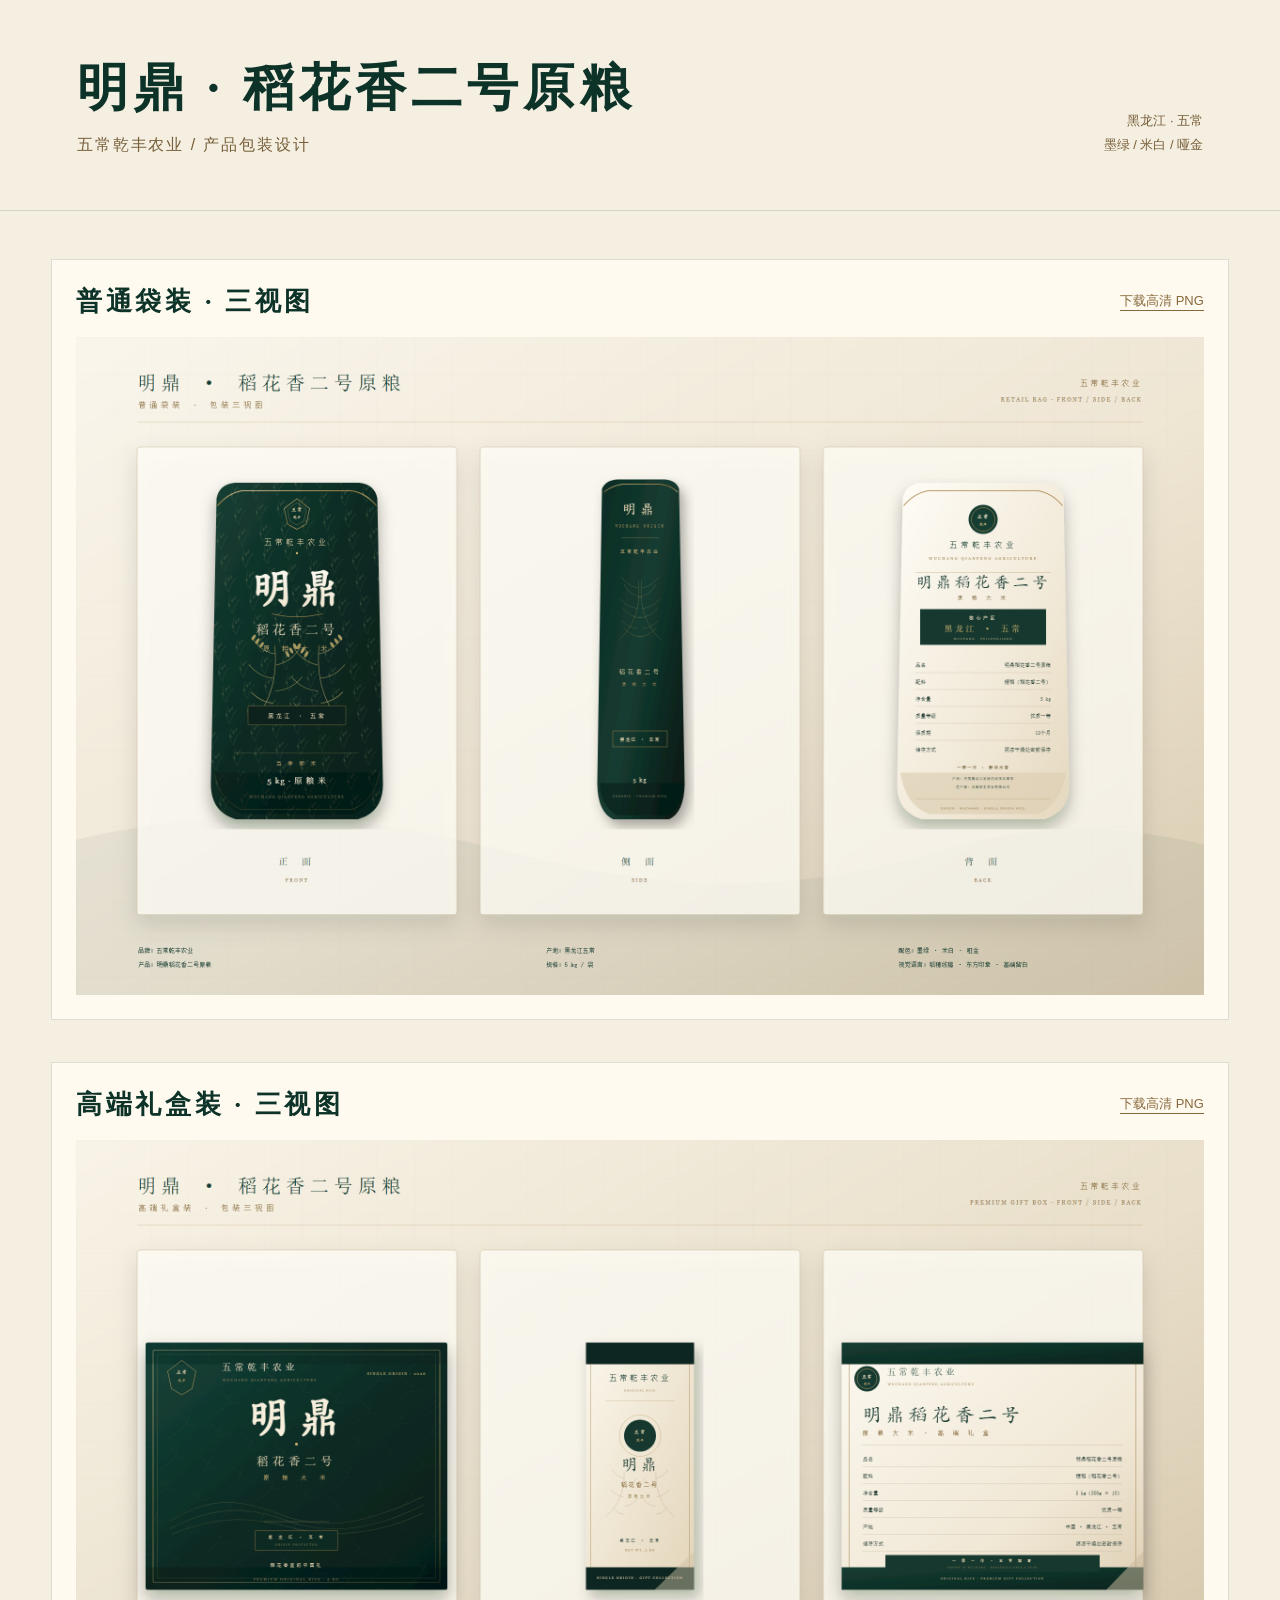
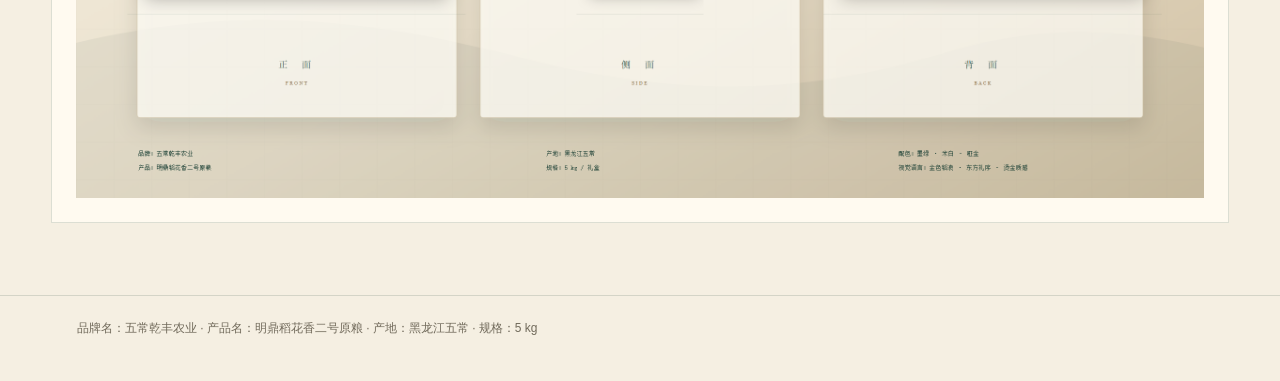
<file: packaging.html>
<!DOCTYPE html>
<html lang="zh-CN">
<head>
  <meta charset="UTF-8">
  <meta name="viewport" content="width=device-width, initial-scale=1.0">
  <title>明鼎稻花香二号原粮 · 包装三视图</title>
  <style>
    :root { --green:#0d3329; --ivory:#f5efe2; --gold:#b18b4b; }
    * { box-sizing: border-box; }
    body { margin: 0; background: var(--ivory); color: var(--green); font-family: "Microsoft YaHei", sans-serif; }
    header { padding: 54px 6vw; display:flex; justify-content:space-between; gap:30px; align-items:flex-end; border-bottom:1px solid rgba(13,51,41,.14); }
    h1 { margin:0; font: 600 clamp(32px,4vw,64px) "STKaiti","KaiTi",serif; letter-spacing:.1em; }
    p { margin:12px 0 0; color:#775f39; letter-spacing:.12em; }
    .meta { text-align:right; font-size:13px; color:#775f39; line-height:1.8; }
    main { padding:48px 4vw 72px; display:grid; gap:42px; }
    section { background:#fffaf0; border:1px solid rgba(13,51,41,.14); padding:24px; }
    .title { display:flex; justify-content:space-between; align-items:center; margin-bottom:18px; }
    .title h2 { margin:0; font:600 26px "STKaiti","KaiTi",serif; letter-spacing:.14em; }
    .title a { color:#87683a; text-decoration:none; border-bottom:1px solid currentColor; font-size:13px; }
    img { display:block; width:100%; height:auto; }
    footer { padding:24px 6vw 44px; font-size:12px; color:#716a5b; border-top:1px solid rgba(13,51,41,.14); }
  </style>
</head>
<body>
  <header>
    <div>
      <h1>明鼎 · 稻花香二号原粮</h1>
      <p>五常乾丰农业 / 产品包装设计</p>
    </div>
    <div class="meta">黑龙江 · 五常<br>墨绿 / 米白 / 哑金</div>
  </header>
  <main>
    <section>
      <div class="title">
        <h2>普通袋装 · 三视图</h2>
        <a href="bag-packaging-tri-view.png" download>下载高清 PNG</a>
      </div>
      <img src="bag-packaging-tri-view.png" alt="普通袋装大米包装三视图">
    </section>
    <section>
      <div class="title">
        <h2>高端礼盒装 · 三视图</h2>
        <a href="gift-packaging-tri-view.png" download>下载高清 PNG</a>
      </div>
      <img src="gift-packaging-tri-view.png" alt="高端礼盒装大米包装三视图">
    </section>
  </main>
  <footer>品牌名：五常乾丰农业 · 产品名：明鼎稻花香二号原粮 · 产地：黑龙江五常 · 规格：5 kg</footer>
</body>
</html>
</file>
